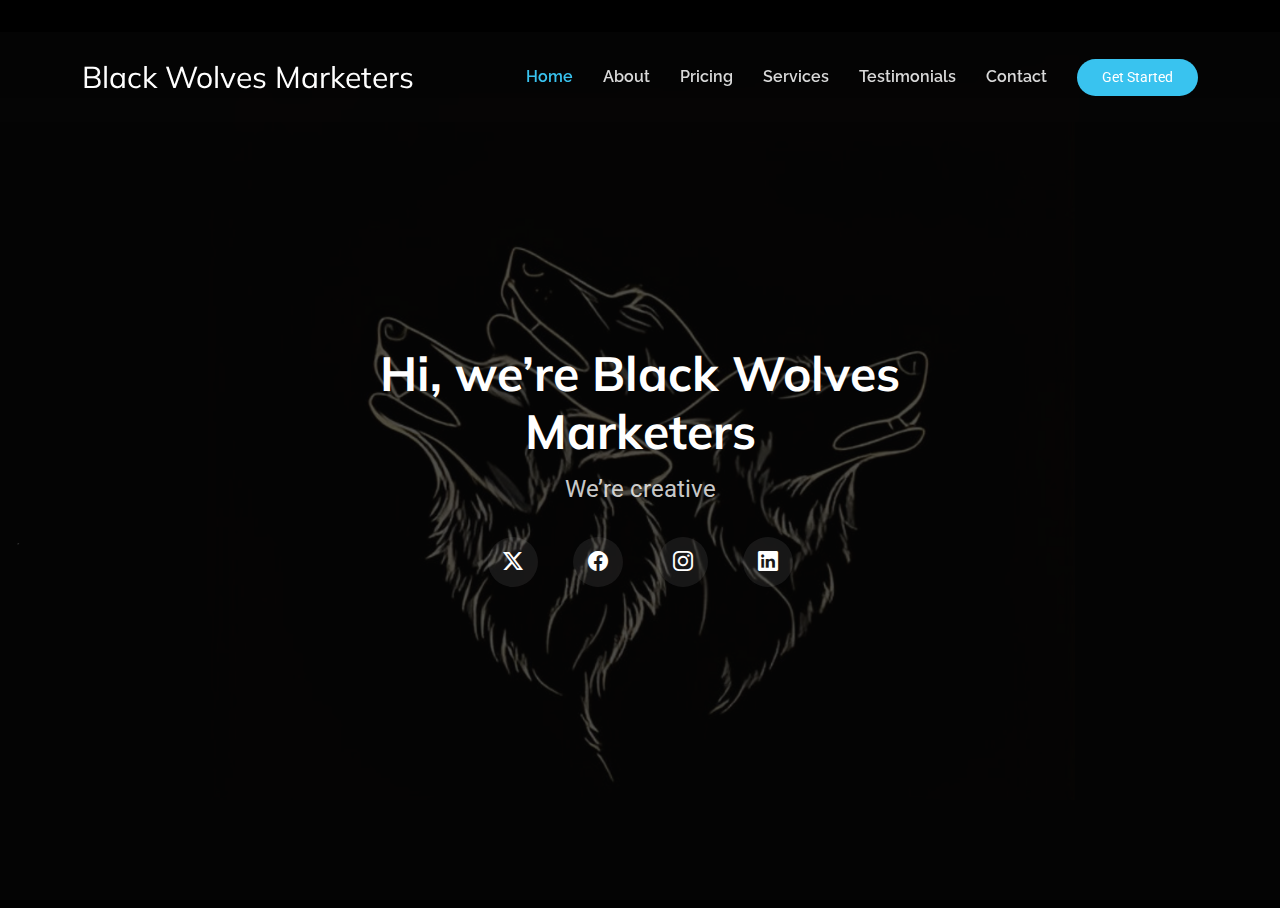
<file: index.html>
<!DOCTYPE html><html><head>
  <meta charset="UTF-8">
  <meta name="viewport" content="width=device-width, initial-scale=1.0">
  <title>Black Wolves Marketers</title>
<<<<<<< HEAD
  <meta name="description" content="We are a creative digital marketing agency offering SEO, branding, and web design services.">
=======
  <meta name="google-site-verification" content="CwTr38hr7dqAtwDxpVlNWWFo1qjz9j9N0EqonyNkImk" />
>>>>>>> 93b76924afef5bdd8a107c6d009d620faf6ebc3a
  <meta name="robots" content="noindex, nofollow">
  
    <link rel="stylesheet" href="css/demo.css">
  </head>

<body>


  <div id="preview">
    <iframe id="preview-frame" class="preview-desktop" src="BlackWolvesMarketers.html" frameborder="0"></iframe>
  </div>

  <script src="js/demo.js"></script>
  <script async="" src="https://www.googletagmanager.com/gtag/js?id=G-P7JSYB1CSP"></script><script>window.dataLayer = window.dataLayer || []; function gtag(){dataLayer.push(arguments);} gtag('js', new Date()); gtag('config', 'G-P7JSYB1CSP');</script>
<script defer="" src="https://static.cloudflareinsights.com/beacon.min.js/vcd15cbe7772f49c399c6a5babf22c1241717689176015" data-cf-beacon="{" version":"2024.11.0","token":"68c5ca450bae485a842ff76066d69420","server_timing":{"name":{"cfcachestatus":true,"cfedge":true,"cfextpri":true,"cfl4":true,"cforigin":true,"cfspeedbrain":true},"location_startswith":null}}"="" crossorigin="anonymous"></script>



</body></html>
</file>
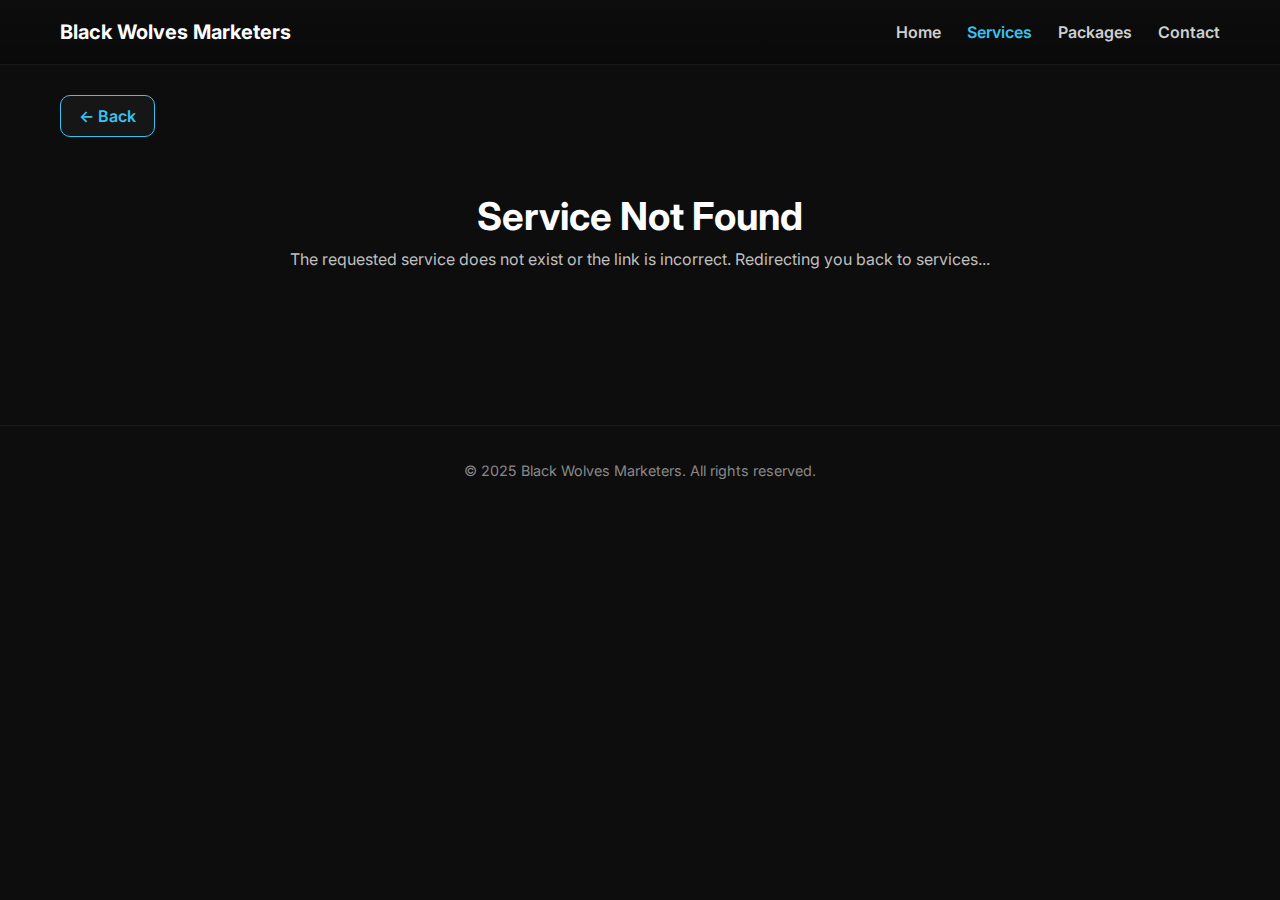
<file: how-it-works.html>
<!DOCTYPE html>
<html lang="en">
<head>
  <meta charset="utf-8" />
  <meta name="viewport" content="width=device-width,initial-scale=1" />
  <title>How it Works | Black Wolves Marketers</title>
  <link href="images/favicon.ico" rel="icon">
  <link href="https://fonts.googleapis.com/css2?family=Inter:wght@400;600;700&display=swap" rel="stylesheet" />
  <style>
    * { box-sizing: border-box; margin: 0; padding: 0; font-family: "Inter", sans-serif; }
    html,body { height: 100%; background:#0d0d0d; color:#fff; }
    a { color: inherit; }

    header {
      padding: 20px 60px;
      display:flex;
      justify-content:space-between;
      align-items:center;
      border-bottom:1px solid #191919;
      background: linear-gradient(0deg, rgba(0,0,0,0.3), transparent);
      position: sticky;
      top: 0;
      z-index: 50;
    }

/* === Blue Border Hover Animation for Images === */
.detail-box img {
  width: 100%;
  height: 180px;
  object-fit: cover;
  border-radius: 12px;
  margin-bottom: 14px;
  transition: transform 0.3s ease, box-shadow 0.3s ease, border 0.3s ease;
  border: 2px solid transparent;
}

.detail-box:hover img {
  transform: scale(1.03);
  border: 2px solid #39c3ef; /* Blue border */
  box-shadow: 0 0 18px rgba(57, 195, 239, 0.35);
}


    header h1 { font-size:1.25rem; font-weight:700; color:#fff; }
    header nav a { color:#cfcfcf; text-decoration:none; margin-left:22px; font-weight:600; transition: color .18s ease; }
    header nav a:hover { color:#39C3ef; }

    .back-btn {
      display:inline-flex; align-items:center; gap:10px;
      margin:30px 60px 0; padding:10px 18px;
      background:#161616; color:#39C3ef;
      text-decoration:none; border:1px solid #39C3ef;
      border-radius:10px; font-weight:600; transition: all .2s ease;
    }
    .back-btn:hover { background:#39C3ef; color:#fff; transform: translateY(-3px); }

    .hero { text-align:center; padding:56px 20px 28px; }
    .hero h2 { font-size:2.4rem; color:#fff; margin-bottom:10px; }
    .hero p { color:#bfbfbf; max-width:820px; margin:0 auto; font-size:1rem; }

    .service-details {
      display:grid;
      grid-template-columns:repeat(auto-fit,minmax(300px,1fr));
      gap:28px;
      padding:48px 60px 80px;
    }

    .detail-box {
      background: linear-gradient(180deg, #0f0f0f 0%, #131313 100%);
      border:1px solid #1b1b1b; border-radius:16px;
      padding:26px; transition: transform .28s ease, border-color .18s ease, box-shadow .18s ease;
      box-shadow: 0 6px 18px rgba(0,0,0,0.45);
      opacity: 0; transform: translateY(14px);
      animation: fadeUp .45s forwards;
    }
    @keyframes fadeUp { to { opacity:1; transform: translateY(0); } }

    .detail-box img {
      width:100%; height:180px; object-fit:cover;
      border-radius:12px; margin-bottom:14px;
      transition: transform .3s ease;
    }
    .detail-box:hover img { transform: scale(1.03); }

    .detail-box h3 { color:#39C3ef; font-size:1.12rem; margin-bottom:10px; font-weight:700; }
    .detail-box p { color:#d0d0d0; font-size:0.95rem; line-height:1.45; }

    .detail-box:hover {
      transform: translateY(-8px) scale(1.01);
      border-color:#39C3ef;
      box-shadow: 0 12px 28px rgba(57,195,239,0.15);
    }

    footer { text-align:center; color:#888; padding:36px 0; border-top:1px solid #191919; font-size:0.9rem; }

    @media (max-width:720px) {
      header { padding:16px 18px; }
      .back-btn { margin:20px 18px 0; display:inline-block; }
      .hero { padding:36px 16px 20px; }
      .service-details { padding:26px 16px 60px; gap:18px; }
    }
  </style>
</head>
<body>
  <header>
    <h1>Black Wolves Marketers</h1>
    <nav>
      <a href="BlackWolvesMarketers.html">Home</a>
      <a href="BlackWolvesMarketers.html#services" style="color:#39C3ef">Services</a>
      <a href="BlackWolvesMarketers.html#Packages">Packages</a>
      <a href="BlackWolvesMarketers.html#contact">Contact</a>
    </nav>
  </header>

  <a href="BlackWolvesMarketers.html#how-it-works" class="back-btn">← Back</a>

  <section class="hero">
    <h2 id="service-title">Loading...</h2>
    <p id="service-description"></p>
  </section>

  <section class="service-details" id="service-details"></section>

  <footer>
    © 2025 Black Wolves Marketers. All rights reserved.
  </footer>

  <script>
  /* ==========================
     Data for all 12 services
     Keys used by ?service=<key>
     ========================== */
  const servicesData = {
    /* ----- Businesses (6) ----- */
    "share-vision": {
      title: "Share Your Vision",
      description: "We begin by learning your brand story, goals and audience. This foundation lets us design strategies that align with your purpose and scale results.",
      details: [
        { title: "Brand Discovery", text: "Workshops and audits to uncover what makes your brand unique.", img: "https://images.unsplash.com/photo-1704793602349-f56b6ddaa2c5?ixlib=rb-4.1.0&ixid=M3wxMjA3fDB8MHxwaG90by1wYWdlfHx8fGVufDB8fHx8fA%3D%3D&auto=format&fit=crop&q=80&w=1170" },
        { title: "Audience Mapping", text: "Precise buyer personas and journey maps so your message hits where it matters.", img: "https://images.unsplash.com/photo-1522202176988-66273c2fd55f?auto=format&fit=crop&w=1200&q=60" },
      ]
    },

    "build-launch": {
      title: "We Build & Launch",
      description: "From campaigns to landing pages, we craft high-converting assets and push them live with focused launch plans.",
      details: [
        { title: "Creative Production", text: "Visuals, copy and motion designed to convert.", img: "https://images.unsplash.com/photo-1556761175-129418cb2dfe?auto=format&fit=crop&w=1200&q=60" },
        { title: "Campaign Setup", text: "Ad funnels, targeting and tracking built for scale.", img: "https://images.unsplash.com/photo-1498050108023-c5249f4df085?auto=format&fit=crop&w=1200&q=60" },
      ]
    },

    "track-grow": {
      title: "Track & Grow",
      description: "We monitor performance, test variants, and scale the winners — delivering steady growth and measurable ROI.",
      details: [
        { title: "Real-time Analytics", text: "Dashboards that show what’s working and why.", img: "https://images.unsplash.com/photo-1556155092-8707de31f9c4?auto=format&fit=crop&w=1200&q=60" },
        { title: "A/B Testing", text: "Continuous experiments to improve conversion rates.", img: "https://images.unsplash.com/photo-1533750349088-cd871a92f312?auto=format&fit=crop&w=1200&q=60" },
      ]
    },

    "optimize-performance": {
      title: "Optimize Performance",
      description: "We refine targeting, creatives, and funnels to lower CPA and increase lifetime value.",
      details: [
        { title: "Bid & Budget Strategy", text: "Smart bidding that reduces wasted spend.", img: "https://images.unsplash.com/photo-1650821414390-276561abd95a?ixlib=rb-4.1.0&ixid=M3wxMjA3fDB8MHxwaG90by1wYWdlfHx8fGVufDB8fHx8fA%3D%3D&auto=format&fit=crop&q=80&w=1170" },
        { title: "Creative Refreshes", text: "New creative variants to combat ad fatigue.", img: "https://images.unsplash.com/photo-1506084868230-bb9d95c24759?auto=format&fit=crop&w=1200&q=60" },
      ]
    },

    "expand-reach": {
      title: "Expand Your Reach",
      description: "Scale into new channels, influencer partnerships and markets with a tested playbook for expansion.",
      details: [
        { title: "Channel Expansion", text: "Identify the next high-potential channels for your brand.", img: "https://images.unsplash.com/photo-1608222351212-18fe0ec7b13b?ixlib=rb-4.1.0&ixid=M3wxMjA3fDB8MHxwaG90by1wYWdlfHx8fGVufDB8fHx8fA%3D%3D&auto=format&fit=crop&q=80&w=1074" },
        { title: "Influencer Strategy", text: "Match with creators who drive authentic engagement.", img: "https://images.unsplash.com/photo-1573496359142-b8d87734a5a2?auto=format&fit=crop&w=1200&q=60" },
      ]
    },

    "sustain-innovate": {
      title: "Sustain & Innovate",
      description: "Long-term growth requires creativity and iteration — we provide both, plus operational processes to maintain momentum.",
      details: [
        { title: "Retention Programs", text: "Drive repeat business with lifecycle marketing.", img: "https://images.unsplash.com/photo-1556740772-1a741367b93e?ixlib=rb-4.1.0&ixid=M3wxMjA3fDB8MHxwaG90by1wYWdlfHx8fGVufDB8fHx8fA%3D%3D&auto=format&fit=crop&q=80&w=1170" },
        { title: "Innovation Lab", text: "Test new formats and creative directions to stay ahead.", img: "https://images.unsplash.com/photo-1521737604893-d14cc237f11d?auto=format&fit=crop&w=1200&q=60" },
      ]
    },

    /* ----- Partners (6) ----- */
    "become-partner": {
      title: "Become a Partner",
      description: "Join the Black Wolves network — collaborate, access briefs and grow with top-tier clients and campaigns.",
      details: [
        { title: "Partner Onboarding", text: "Clear onboarding, expectations and partnership terms.", img: "https://images.unsplash.com/photo-1649478680984-01586ce84ac0?ixlib=rb-4.1.0&ixid=M3wxMjA3fDB8MHxwaG90by1wYWdlfHx8fGVufDB8fHx8fA%3D%3D&auto=format&fit=crop&q=80&w=1334" },
        { title: "Partner Dashboard", text: "Track briefs, earnings and collaboration status in one place.", img: "https://plus.unsplash.com/premium_photo-1661700152890-931fb04588e6?ixlib=rb-4.1.0&ixid=M3wxMjA3fDB8MHxwaG90by1wYWdlfHx8fGVufDB8fHx8fA%3D%3D&auto=format&fit=crop&q=80&w=1170" },
      ]
    },

    "start-creating": {
      title: "Start Creating",
      description: "Access assets, campaign guidelines and briefs so you can create brand-aligned work that converts.",
      details: [
        { title: "Asset Library", text: "Stock creatives, templates and reference kits to speed production.", img: "https://images.unsplash.com/photo-1542744173-8e7e53415bb0?auto=format&fit=crop&w=1200&q=60" },
        { title: "Creative Briefs", text: "Receive clear briefs and feedback to produce high-impact work.", img: "https://images.unsplash.com/photo-1529333166437-7750a6dd5a70?auto=format&fit=crop&w=1200&q=60" },
      ]
    },

    "join-network": {
      title: "Join Our Network",
      description: "Collaborate with creators, strategists and developers on campaigns that reach real audiences.",
      details: [
        { title: "Collaboration Opportunities", text: "Find projects that match your skills and interests.", img: "https://images.unsplash.com/photo-1758520144417-e1c432042dec?ixlib=rb-4.1.0&ixid=M3wxMjA3fDB8MHxwaG90by1wYWdlfHx8fGVufDB8fHx8fA%3D%3D&auto=format&fit=crop&q=80&w=1332" },
        { title: "Skill Match", text: "We recommend partners for projects that suit your strengths.", img: "https://images.unsplash.com/photo-1515378791036-0648a3ef77b2?auto=format&fit=crop&w=1200&q=60" },
      ]
    },

    "exclusive-insights": {
      title: "Exclusive Insights",
      description: "Partners get access to reports, benchmarks and data that inform smarter campaign choices.",
      details: [
        { title: "Monthly Reports", text: "Actionable reports with trends and recommendations for partners.", img: "https://images.unsplash.com/photo-1551434678-e076c223a692?auto=format&fit=crop&w=1200&q=60" },
        { title: "Workshops & Training", text: "Live sessions to level-up partner capabilities.", img: "https://images.unsplash.com/photo-1517130038641-a774d04afb3c?ixlib=rb-4.1.0&ixid=M3wxMjA3fDB8MHxwaG90by1wYWdlfHx8fGVufDB8fHx8fA%3D%3D&auto=format&fit=crop&q=80&w=1170" },
      ]
    },

    "partner-campaigns": {
      title: "Partner Campaigns",
      description: "Co-branded campaigns that amplify reach for both Black Wolves and partner creators/agencies.",
      details: [
        { title: "Co-creation", text: "Ideation sessions to build collaborative campaign concepts.", img: "https://plus.unsplash.com/premium_photo-1723291359453-aea7e6bcbebd?ixlib=rb-4.1.0&ixid=M3wxMjA3fDB8MHxwaG90by1wYWdlfHx8fGVufDB8fHx8fA%3D%3D&auto=format&fit=crop&q=80&w=1023" },
        { title: "Shared Outcomes", text: "Transparent KPIs and revenue/credit sharing models.", img: "https://images.unsplash.com/photo-1573497620053-ea5300f94f21?auto=format&fit=crop&w=1200&q=60" },
      ]
    },

    "scale-together": {
      title: "Scale Together",
      description: "Use Black Wolves' processes and client pipeline to scale your offerings and recurring revenue.",
      details: [
        { title: "Growth Playbooks", text: "Tried-and-tested plans to scale services and client acquisition.", img: "https://images.unsplash.com/photo-1533749871411-5e21e14bcc7d?ixlib=rb-4.1.0&ixid=M3wxMjA3fDB8MHxwaG90by1wYWdlfHx8fGVufDB8fHx8fA%3D%3D&auto=format&fit=crop&q=80&w=2071" },
        { title: "Infrastructure Support", text: "Operational and technical support to handle larger projects.", img: "https://images.unsplash.com/photo-1454165804606-c3d57bc86b40?ixlib=rb-4.1.0&ixid=M3wxMjA3fDB8MHxwaG90by1wYWdlfHx8fGVufDB8fHx8fA%3D%3D&auto=format&fit=crop&q=80&w=1170" },
      ]
    },
  };

  /* Helper: escape output to avoid XSS */
  function escapeHtml(str) {
    return String(str)
      .replaceAll("&", "&amp;")
      .replaceAll("<", "&lt;")
      .replaceAll(">", "&gt;")
      .replaceAll('"', "&quot;")
      .replaceAll("'", "&#39;");
  }

  document.addEventListener("DOMContentLoaded", () => {
    const params = new URLSearchParams(window.location.search);
    const key = (params.get("service") || "").toLowerCase();
    const service = servicesData[key];
    const titleEl = document.getElementById("service-title");
    const descEl = document.getElementById("service-description");
    const detailsEl = document.getElementById("service-details");

    if (service) {
      titleEl.textContent = service.title;
      descEl.textContent = service.description;
      detailsEl.innerHTML = service.details.map((d, i) => {
        const delay = i * 120 + 100;
        return `
          <div class="detail-box" style="animation-delay:${delay}ms">
            <img src="${d.img}" alt="${escapeHtml(d.title)}" loading="lazy">
            <h3>${escapeHtml(d.title)}</h3>
            <p>${escapeHtml(d.text)}</p>
          </div>`;
      }).join("");
    } else {
      titleEl.textContent = "Service Not Found";
      descEl.textContent = "The requested service does not exist or the link is incorrect. Redirecting you back to services...";
      // redirect back to services anchor after short pause
      setTimeout(() => {
        window.location.href = "BlackWolvesMarketers.html#services";
      }, 2200);
    }
  });
  </script>
</body>
</html>
</file>
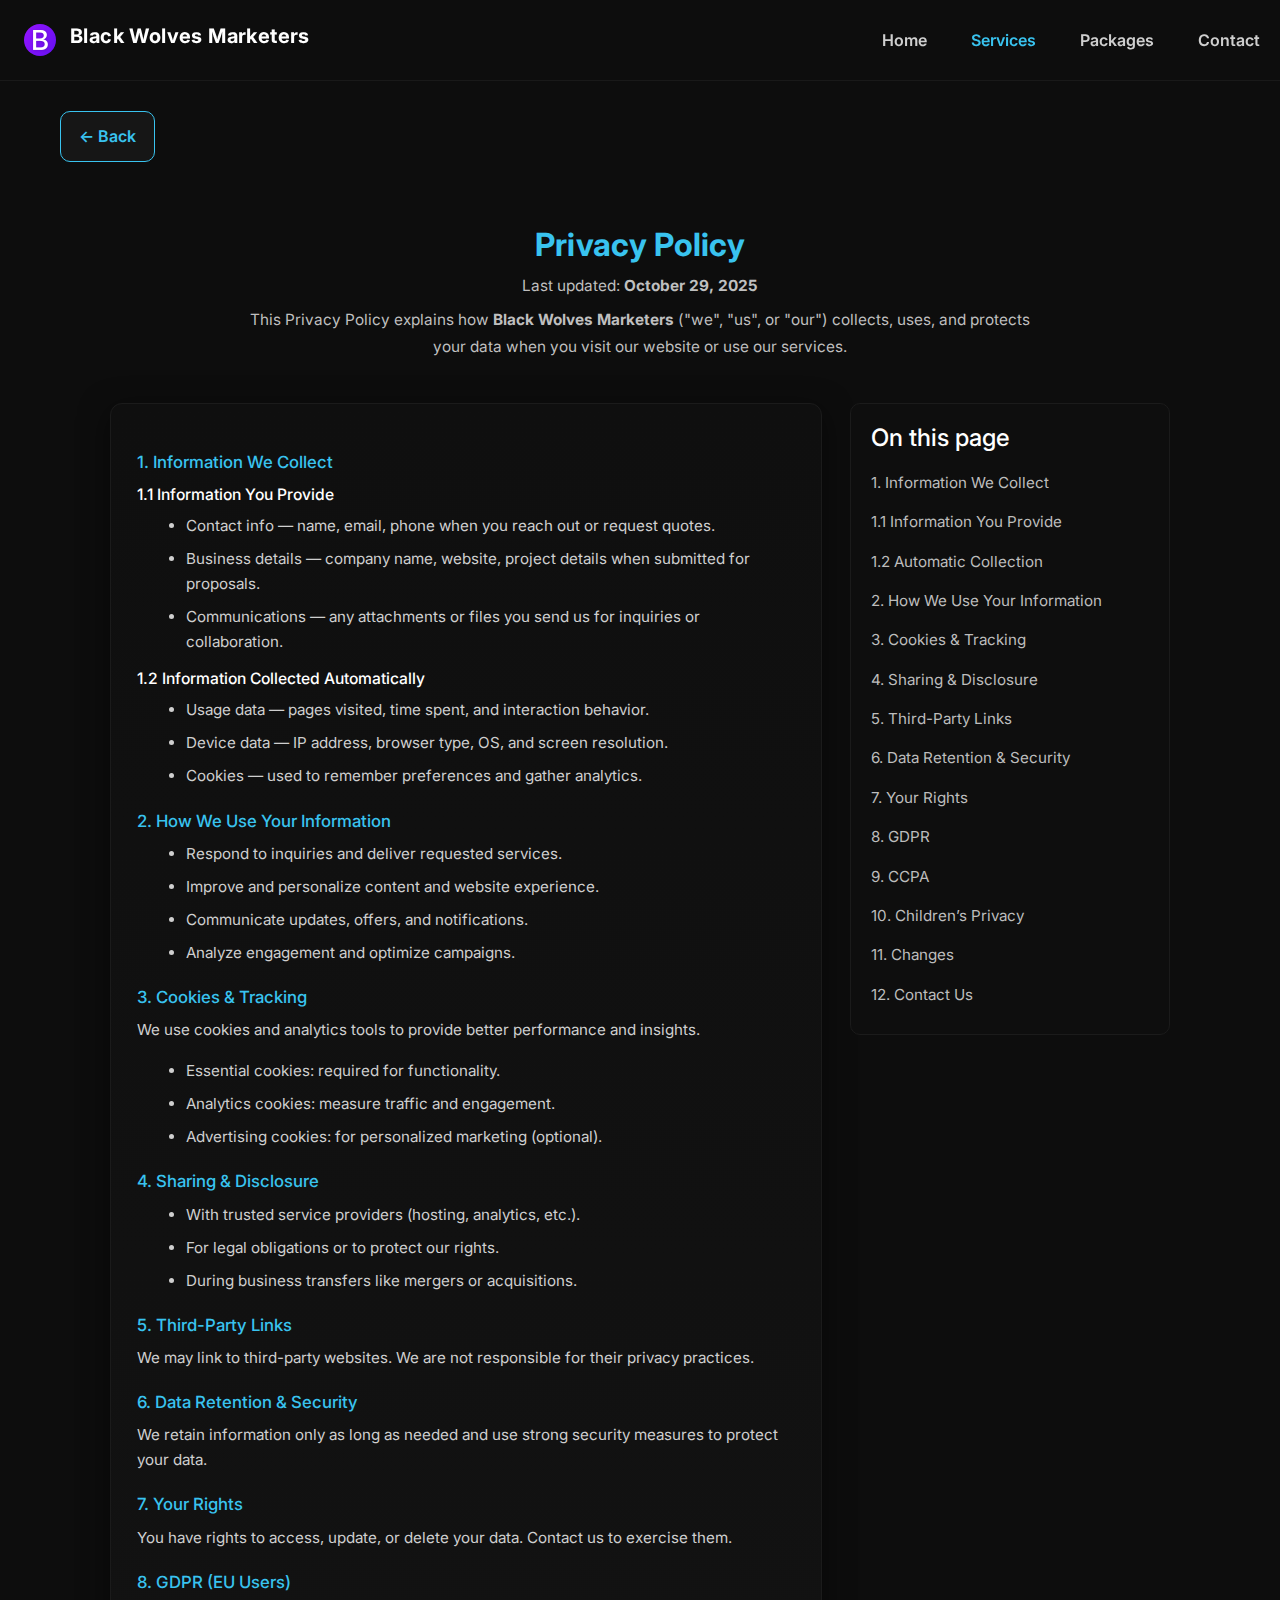
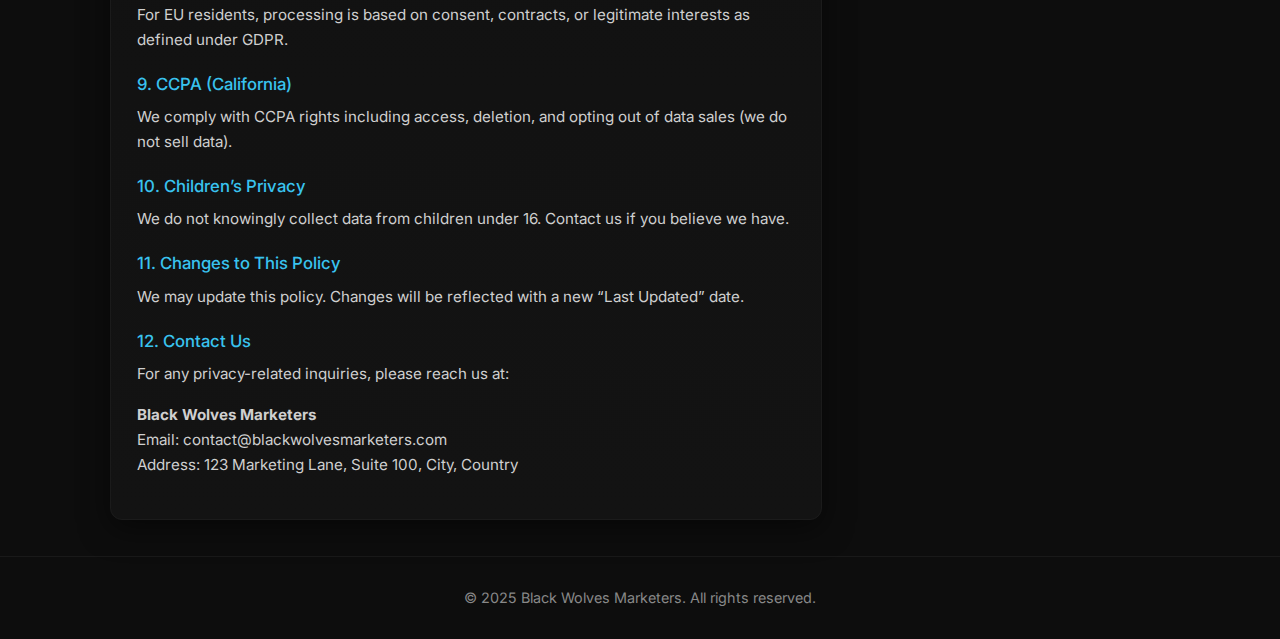
<file: privacy.html>
<!DOCTYPE html>
<html lang="en">
<head>
  <meta charset="utf-8" />
  <meta name="viewport" content="width=device-width,initial-scale=1" />
  <title>Privacy Policy | Black Wolves Marketers</title>
  <link href="images/favicon.ico" rel="icon">
  <link href="https://fonts.googleapis.com/css2?family=Inter:wght@400;600;700&display=swap" rel="stylesheet" />
  <meta name="description" content="Privacy Policy for Black Wolves Marketers — how we collect, use and protect your data." />
  <!-- Bootstrap & Icons -->
  <link href="https://cdn.jsdelivr.net/npm/bootstrap@5.3.3/dist/css/bootstrap.min.css" rel="stylesheet" />
  <link href="https://cdn.jsdelivr.net/npm/bootstrap-icons@1.10.5/font/bootstrap-icons.css" rel="stylesheet" />

  <link href="css/services.css" rel="stylesheet">
</head>
<body>
  <header>
    <a href="index.html" class="logo d-flex align-items-center me-auto">
        <!-- Uncomment the line below if you also wish to use an image logo -->
         <img src="images/favicon.png" alt="logo"> 
        <h1 class="sitename">Black Wolves Marketers</h1>
      </a>
    <nav>
      <a href="BlackWolvesMarketers.html">Home</a>
      <a href="BlackWolvesMarketers.html#services" style="color:#39C3ef">Services</a>
      <a href="BlackWolvesMarketers.html#Packages">Packages</a>
      <a href="BlackWolvesMarketers.html#contact">Contact</a>
    </nav>

    <!-- Mobile Toggle -->
    <button class="nav-toggle" id="nav-toggle">
      <i class="bi bi-list"></i>
    </button>

    <!-- Mobile Menu -->
    <div class="mobile-nav" id="mobile-nav">
      <a href="BlackWolvesMarketers.html">Home</a>
      <a href="BlackWolvesMarketers.html#services">Services</a>
      <a href="BlackWolvesMarketers.html#Packages">Packages</a>
      <a href="BlackWolvesMarketers.html#contact">Contact</a>
    </div>
  </header>
   <a href="BlackWolvesMarketers.html#footer" class="back-btn">← Back </a>

  <main class="container">
    <section class="hero">
      <h2>Privacy Policy</h2>
      <p>Last updated: <strong>October 29, 2025</strong></p>
      <p>This Privacy Policy explains how <strong>Black Wolves Marketers</strong> ("we", "us", or "our") collects, uses, and protects your data when you visit our website or use our services.</p>
    </section>

    <section class="policy">
      <article class="policy-article">
        <h3 id="info">1. Information We Collect</h3>
        <h4 id="info-provided">1.1 Information You Provide</h4>
        <ul>
          <li>Contact info — name, email, phone when you reach out or request quotes.</li>
          <li>Business details — company name, website, project details when submitted for proposals.</li>
          <li>Communications — any attachments or files you send us for inquiries or collaboration.</li>
        </ul>

        <h4 id="info-auto">1.2 Information Collected Automatically</h4>
        <ul>
          <li>Usage data — pages visited, time spent, and interaction behavior.</li>
          <li>Device data — IP address, browser type, OS, and screen resolution.</li>
          <li>Cookies — used to remember preferences and gather analytics.</li>
        </ul>

        <h3 id="use">2. How We Use Your Information</h3>
        <ul>
          <li>Respond to inquiries and deliver requested services.</li>
          <li>Improve and personalize content and website experience.</li>
          <li>Communicate updates, offers, and notifications.</li>
          <li>Analyze engagement and optimize campaigns.</li>
        </ul>

        <h3 id="cookies">3. Cookies & Tracking</h3>
        <p>We use cookies and analytics tools to provide better performance and insights.</p>
        <ul>
          <li>Essential cookies: required for functionality.</li>
          <li>Analytics cookies: measure traffic and engagement.</li>
          <li>Advertising cookies: for personalized marketing (optional).</li>
        </ul>

        <h3 id="sharing">4. Sharing & Disclosure</h3>
        <ul>
          <li>With trusted service providers (hosting, analytics, etc.).</li>
          <li>For legal obligations or to protect our rights.</li>
          <li>During business transfers like mergers or acquisitions.</li>
        </ul>

        <h3 id="thirdparty">5. Third-Party Links</h3>
        <p>We may link to third-party websites. We are not responsible for their privacy practices.</p>

        <h3 id="retention">6. Data Retention & Security</h3>
        <p>We retain information only as long as needed and use strong security measures to protect your data.</p>

        <h3 id="rights">7. Your Rights</h3>
        <p>You have rights to access, update, or delete your data. Contact us to exercise them.</p>

        <h3 id="gdpr">8. GDPR (EU Users)</h3>
        <p>For EU residents, processing is based on consent, contracts, or legitimate interests as defined under GDPR.</p>

        <h3 id="ccpa">9. CCPA (California)</h3>
        <p>We comply with CCPA rights including access, deletion, and opting out of data sales (we do not sell data).</p>

        <h3 id="children">10. Children’s Privacy</h3>
        <p>We do not knowingly collect data from children under 16. Contact us if you believe we have.</p>

        <h3 id="changes">11. Changes to This Policy</h3>
        <p>We may update this policy. Changes will be reflected with a new “Last Updated” date.</p>

        <h3 id="contact">12. Contact Us</h3>
        <p>For any privacy-related inquiries, please reach us at:</p>
        <p>
          <strong>Black Wolves Marketers</strong><br>
          Email: <a href="mailto:contact@blackwolvesmarketers.com">contact@blackwolvesmarketers.com</a><br>
          Address: 123 Marketing Lane, Suite 100, City, Country
        </p>
      </article>

      <!-- ✅ Updated Table of Contents with correct hrefs -->
      <aside class="toc">
        <h4>On this page</h4>
        <a href="#info">1. Information We Collect</a>
        <a href="#info-provided">1.1 Information You Provide</a>
        <a href="#info-auto">1.2 Automatic Collection</a>
        <a href="#use">2. How We Use Your Information</a>
        <a href="#cookies">3. Cookies & Tracking</a>
        <a href="#sharing">4. Sharing & Disclosure</a>
        <a href="#thirdparty">5. Third-Party Links</a>
        <a href="#retention">6. Data Retention & Security</a>
        <a href="#rights">7. Your Rights</a>
        <a href="#gdpr">8. GDPR</a>
        <a href="#ccpa">9. CCPA</a>
        <a href="#children">10. Children’s Privacy</a>
        <a href="#changes">11. Changes</a>
        <a href="#contact">12. Contact Us</a>
      </aside>
    </section>
  </main>

  <footer>
    © 2025 Black Wolves Marketers. All rights reserved.
  </footer>

   <script>
    const navToggle = document.getElementById("nav-toggle");
    const mobileNav = document.getElementById("mobile-nav");

    navToggle.addEventListener("click", () => {
      mobileNav.classList.toggle("active");
      const icon = navToggle.querySelector("i");
      icon.classList.toggle("bi-list");
      icon.classList.toggle("bi-x");
    });
  </script>
</body>
</html>
</file>
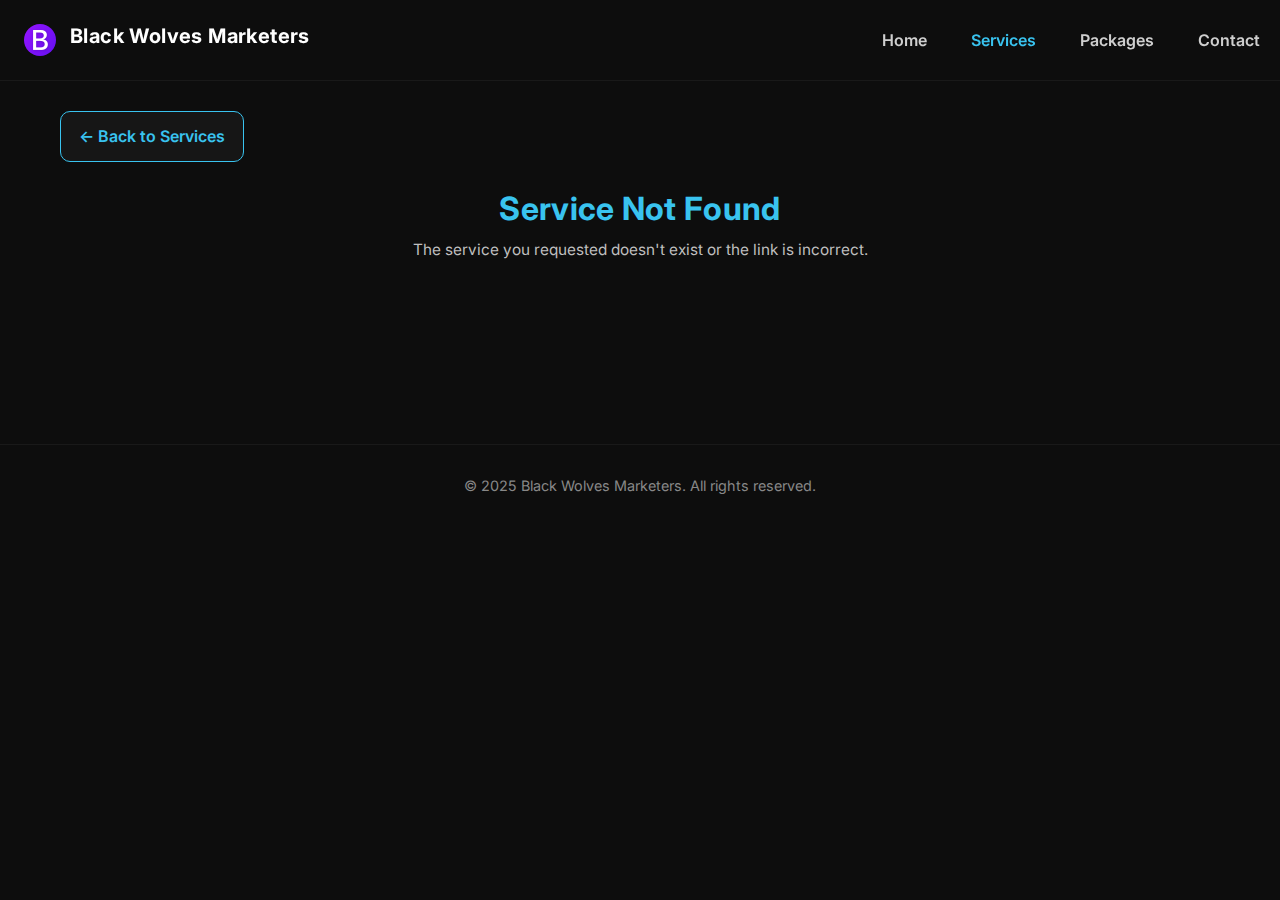
<file: service-detail.html>
<!DOCTYPE html>
<html lang="en">
<head>
  <meta charset="utf-8" />
  <meta name="viewport" content="width=device-width,initial-scale=1" />
  <title>Service Details | Black Wolves Marketers</title>
  <link href="images/favicon.ico" rel="icon">
  <link href="https://fonts.googleapis.com/css2?family=Inter:wght@400;600;700&display=swap" rel="stylesheet" />
  <!-- Bootstrap & Icons -->
  <link href="https://cdn.jsdelivr.net/npm/bootstrap@5.3.3/dist/css/bootstrap.min.css" rel="stylesheet" />
  <link href="https://cdn.jsdelivr.net/npm/bootstrap-icons@1.10.5/font/bootstrap-icons.css" rel="stylesheet" />
   <link href="css/services.css" rel="stylesheet">
  
</head>
<body>
  <header>
      <a href="index.html" class="logo d-flex align-items-center me-auto">
        <!-- Uncomment the line below if you also wish to use an image logo -->
         <img src="images/favicon.png" alt="logo"> 
        <h1 class="sitename">Black Wolves Marketers</h1>
      </a>
    <nav>
      <a href="BlackWolvesMarketers.html">Home</a>
      <a href="BlackWolvesMarketers.html#services" style="color:#39C3ef">Services</a>
      <a href="BlackWolvesMarketers.html#Packages">Packages</a>
      <a href="BlackWolvesMarketers.html#contact">Contact</a>
    </nav>

    <!-- Mobile Toggle -->
    <button class="nav-toggle" id="nav-toggle">
      <i class="bi bi-list"></i>
    </button>

    <!-- Mobile Menu -->
    <div class="mobile-nav" id="mobile-nav">
      <a href="BlackWolvesMarketers.html">Home</a>
      <a href="BlackWolvesMarketers.html#services">Services</a>
      <a href="BlackWolvesMarketers.html#Packages">Packages</a>
      <a href="BlackWolvesMarketers.html#contact">Contact</a>
    </div>
  </header>

  <a href="BlackWolvesMarketers.html#services" class="back-btn">← Back to Services</a>

  <section class="hero">
    <h2 id="service-title">Loading...</h2>
    <p id="service-description"></p>
  </section>

  <section class="service-details" id="service-details"></section>

  <footer>
    © 2025 Black Wolves Marketers. All rights reserved.
  </footer>

  <script>
  const servicesData = {
    strategy: {
      title: "Strategy & Branding",
      description: "We build your brand’s core foundation — identity, voice, and market strategy that leaves a lasting mark.",
      details: [
        { title: "Brand Strategy", text: "Develop powerful brand identities that reflect your values and attract your target market.", img: "https://images.unsplash.com/photo-1556761175-5973dc0f32e7" },
        { title: "Visual Identity", text: "From logo to color palette, we design cohesive visuals that represent your personality.", img: "https://images.unsplash.com/photo-1506084868230-bb9d95c24759" },
        { title: "Market Research", text: "Understand audience behaviors and competitors to identify opportunities for growth.", img: "https://images.unsplash.com/photo-1460925895917-afdab827c52f?ixlib=rb-4.1.0&ixid=M3wxMjA3fDB8MHxwaG90by1wYWdlfHx8fGVufDB8fHx8fA%3D%3D&auto=format&fit=crop&q=80&w=1115" },
        { title: "Positioning Strategy", text: "Define where your brand stands in the market and how to rise above competitors.", img: "https://images.unsplash.com/photo-1533750349088-cd871a92f312" },
      ],
    },
    social: {
      title: "Social Media Marketing",
      description: "Build engagement, community, and brand loyalty through creative social campaigns and strategic content.",
      details: [
        { title: "Content Creation", text: "Produce captivating visuals and storytelling tailored to each platform.", img: "https://images.unsplash.com/photo-1686061594179-4ac2edf0e13c?ixlib=rb-4.1.0&ixid=M3wxMjA3fDB8MHxwaG90by1wYWdlfHx8fGVufDB8fHx8fA%3D%3D&auto=format&fit=crop&q=80&w=1170" },
        { title: "Ad Campaigns", text: "Run targeted ads that maximize visibility and conversion rates.", img: "https://images.unsplash.com/photo-1519389950473-47ba0277781c" },
        { title: "Community Management", text: "Interact with followers to foster loyalty and brand trust.", img: "https://images.unsplash.com/photo-1515378791036-0648a3ef77b2" },
        { title: "Performance Analytics", text: "Track reach, impressions, and growth to optimize social strategies.", img: "https://images.unsplash.com/photo-1759661966728-4a02e3c6ed91?ixlib=rb-4.1.0&ixid=M3wxMjA3fDB8MHxwaG90by1wYWdlfHx8fGVufDB8fHx8fA%3D%3D&auto=format&fit=crop&q=80&w=1332" },
      ],
    },
    digital: {
      title: "Digital Marketing",
      description: "Boost visibility and conversions with precision-targeted digital campaigns designed for ROI.",
      details: [
        { title: "SEO Optimization", text: "Climb search rankings through on-page and off-page strategies.", img: "https://images.unsplash.com/photo-1454165804606-c3d57bc86b40" },
        { title: "Google Ads", text: "Run performance-driven ad campaigns with measurable ROI.", img: "https://images.unsplash.com/photo-1654277041042-8927699fcfd2?ixlib=rb-4.1.0&ixid=M3wxMjA3fDB8MHxwaG90by1wYWdlfHx8fGVufDB8fHx8fA%3D%3D&auto=format&fit=crop&q=80&w=1162" },
        { title: "Email Marketing", text: "Automated flows that build relationships and drive repeat sales.", img: "https://images.unsplash.com/photo-1593642532400-2682810df593" },
        { title: "Conversion Optimization", text: "Turn clicks into customers with data-backed improvements.", img: "https://images.unsplash.com/photo-1588702547919-26089e690ecc" },
      ],
    },
    influencer: {
      title: "Influencer Marketing",
      description: "Connect your brand with creators that inspire trust and reach your ideal audience.",
      details: [
        { title: "Influencer Discovery", text: "Find creators whose audiences perfectly match your brand.", img: "https://images.unsplash.com/photo-1742440710226-450e3b85c100?ixlib=rb-4.1.0&ixid=M3wxMjA3fDB8MHxwaG90by1wYWdlfHx8fGVufDB8fHx8fA%3D%3D&auto=format&fit=crop&q=80&w=1170" },
        { title: "Collaboration Management", text: "From outreach to content approval, we handle it all.", img: "https://images.unsplash.com/photo-1758691736836-0413b066787a?ixlib=rb-4.1.0&ixid=M3wxMjA3fDB8MHxwaG90by1wYWdlfHx8fGVufDB8fHx8fA%3D%3D&auto=format&fit=crop&q=80&w=1332" },
        { title: "Campaign Execution", text: "Launch authentic campaigns that build awareness and engagement.", img: "https://images.unsplash.com/photo-1573497620053-ea5300f94f21" },
        { title: "ROI Tracking", text: "Get detailed reports on reach, engagement, and conversion performance.", img: "https://images.unsplash.com/photo-1556761175-4b46a572b786" },
      ],
    },
    video: {
      title: "Video Editing",
      description: "Tell your story visually — cinematic edits and high-energy reels that captivate audiences.",
      details: [
        { title: "Cinematic Editing", text: "Professional storytelling with dynamic transitions and visuals.", img: "https://images.unsplash.com/photo-1504384308090-c894fdcc538d" },
        { title: "Sound Design", text: "Audio that amplifies emotion and connects with the viewer.", img: "https://images.unsplash.com/photo-1649437881547-0f8e365831e0?ixlib=rb-4.1.0&ixid=M3wxMjA3fDB8MHxwaG90by1wYWdlfHx8fGVufDB8fHx8fA%3D%3D&auto=format&fit=crop&q=80&w=1332" },
        { title: "Short-Form Reels", text: "Fast-paced, viral-style edits for Instagram, TikTok, and Shorts.", img: "https://images.unsplash.com/photo-1611262588024-d12430b98920?ixlib=rb-4.1.0&ixid=M3wxMjA3fDB8MHxwaG90by1wYWdlfHx8fGVufDB8fHx8fA%3D%3D&auto=format&fit=crop&q=80&w=1074" },
        { title: "Color Grading", text: "Enhance tone and cinematic appeal with color precision.", img: "https://images.unsplash.com/photo-1574717024757-c1ec4d86ae82?ixlib=rb-4.1.0&ixid=M3wxMjA3fDB8MHxwaG90by1wYWdlfHx8fGVufDB8fHx8fA%3D%3D&auto=format&fit=crop&q=80&w=1170" },
      ],
    },
    website: {
      title: "Website Development",
      description: "Build responsive, SEO-optimized, and high-performing websites that elevate your brand presence.",
      details: [
        { title: "UI/UX Design", text: "Beautiful, user-friendly designs that create smooth experiences.", img: "https://images.unsplash.com/photo-1509395176047-4a66953fd231" },
        { title: "Frontend Development", text: "Modern frameworks like React and Next.js for fast performance.", img: "https://images.unsplash.com/photo-1519389950473-47ba0277781c" },
        { title: "CMS & Integrations", text: "WordPress, Shopify, or custom systems that scale with you.", img: "https://images.unsplash.com/photo-1556155092-8707de31f9c4" },
        { title: "Optimization", text: "Ensure fast loading times and higher SEO rankings.", img: "https://images.unsplash.com/photo-1686061594183-8c864f508b00?ixlib=rb-4.1.0&ixid=M3wxMjA3fDB8MHxwaG90by1wYWdlfHx8fGVufDB8fHx8fA%3D%3D&auto=format&fit=crop&q=80&w=2070" },
      ],
    },
    mobile: {
      title: "iOS & Android App Development",
      description: "We design and develop seamless, high-performance mobile apps that delight users across platforms.",
      details: [
        { title: "Native App Development", text: "Custom-built Android and iOS apps for maximum efficiency.", img: "https://images.unsplash.com/photo-1517336714731-489689fd1ca8" },
        { title: "Cross-Platform Solutions", text: "Flutter or React Native for quick, scalable app development.", img: "https://images.unsplash.com/photo-1657972170499-3376d9eb8f65?ixlib=rb-4.1.0&ixid=M3wxMjA3fDB8MHxwaG90by1wYWdlfHx8fGVufDB8fHx8fA%3D%3D&auto=format&fit=crop&q=80&w=1330" },
        { title: "App Store Optimization", text: "Improve discoverability with metadata and keyword optimization.", img: "https://images.unsplash.com/photo-1519389950473-47ba0277781c" },
        { title: "Maintenance & Updates", text: "Continuous support and feature updates for better performance.", img: "https://images.unsplash.com/photo-1591696205602-2f950c417cb9" },
      ],
    },
    analytics: {
      title: "Analytics & Growth",
      description: "Make smarter decisions with data-driven insights that unlock new growth opportunities.",
      details: [
        { title: "Tracking Setup", text: "Integrate Google Analytics, Meta Pixel, and advanced tracking tools.", img: "https://images.unsplash.com/photo-1556155092-8707de31f9c4" },
        { title: "Performance Dashboards", text: "Visualize KPIs and ROI through interactive dashboards.", img: "https://images.unsplash.com/photo-1504384308090-c894fdcc538d" },
        { title: "Growth Strategy", text: "Craft targeted campaigns using real behavioral data.", img: "https://images.unsplash.com/photo-1551434678-e076c223a692" },
        { title: "Conversion Optimization", text: "Analyze user flow and boost engagement across touchpoints.", img: "https://images.unsplash.com/photo-1533750349088-cd871a92f312" },
      ],
    },
  };

  document.addEventListener("DOMContentLoaded", () => {
    const params = new URLSearchParams(window.location.search);
    const key = (params.get("service") || "").toLowerCase();
    const service = servicesData[key];
    const titleEl = document.getElementById("service-title");
    const descEl = document.getElementById("service-description");
    const detailsEl = document.getElementById("service-details");

    if (service) {
      titleEl.textContent = service.title;
      descEl.textContent = service.description;
      detailsEl.innerHTML = service.details.map((d, i) => {
        const delay = i * 120 + 100;
        return `
          <div class="detail-box" style="animation-delay:${delay}ms">
            <img src="${d.img}" alt="${escapeHtml(d.title)}" loading="lazy">
            <h3>${escapeHtml(d.title)}</h3>
            <p>${escapeHtml(d.text)}</p>
          </div>`;
      }).join("");
    } else {
      titleEl.textContent = "Service Not Found";
      descEl.textContent = "The service you requested doesn't exist or the link is incorrect.";
      setTimeout(() => window.location.href = "BlackWolvesMarketers.html#services", 3000);
    }
  });

  function escapeHtml(str) {
    return String(str)
      .replaceAll("&", "&amp;")
      .replaceAll("<", "&lt;")
      .replaceAll(">", "&gt;")
      .replaceAll('"', "&quot;")
      .replaceAll("'", "&#39;");
  }
  </script>
  <script src="https://cdn.jsdelivr.net/npm/bootstrap@5.3.3/dist/js/bootstrap.bundle.min.js"></script>
  <script>
    const navToggle = document.getElementById("nav-toggle");
    const mobileNav = document.getElementById("mobile-nav");

    navToggle.addEventListener("click", () => {
      mobileNav.classList.toggle("active");
      const icon = navToggle.querySelector("i");
      icon.classList.toggle("bi-list");
      icon.classList.toggle("bi-x");
    });
  </script>
</body>
</html>
</file>
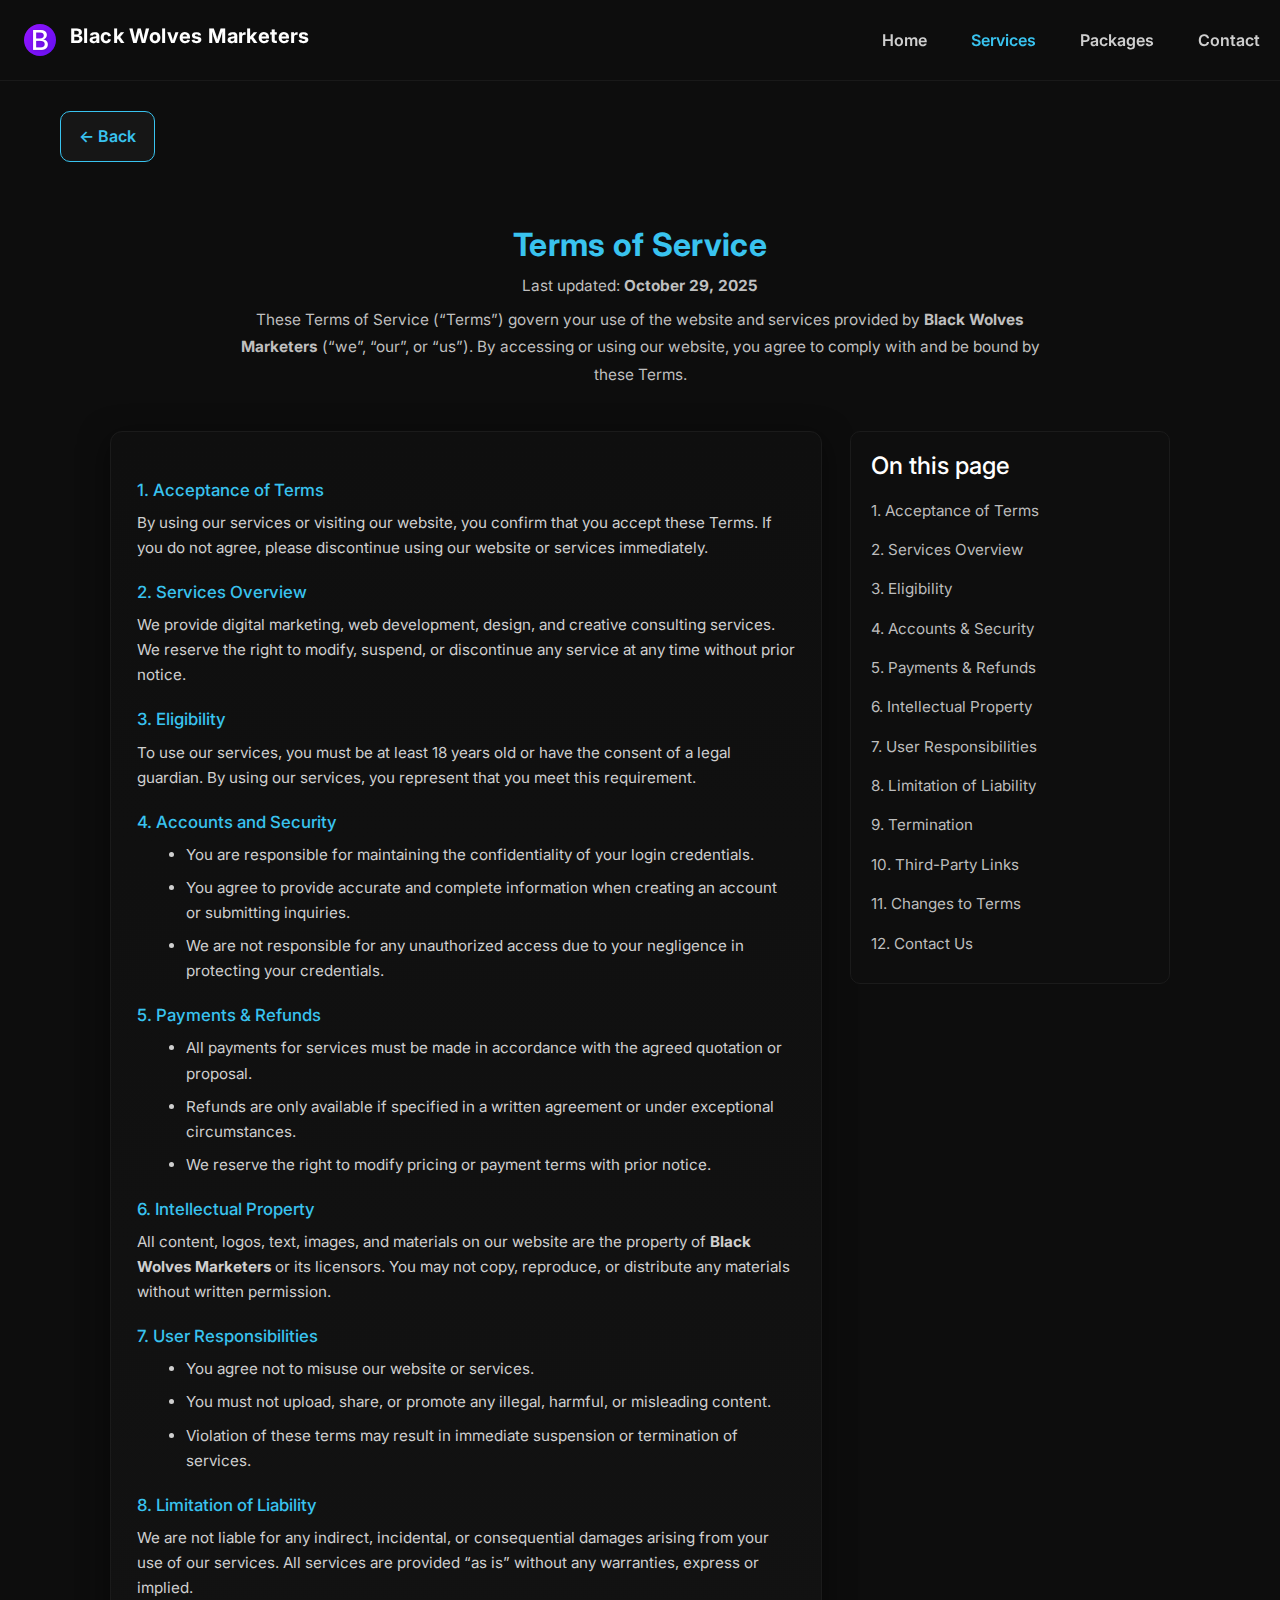
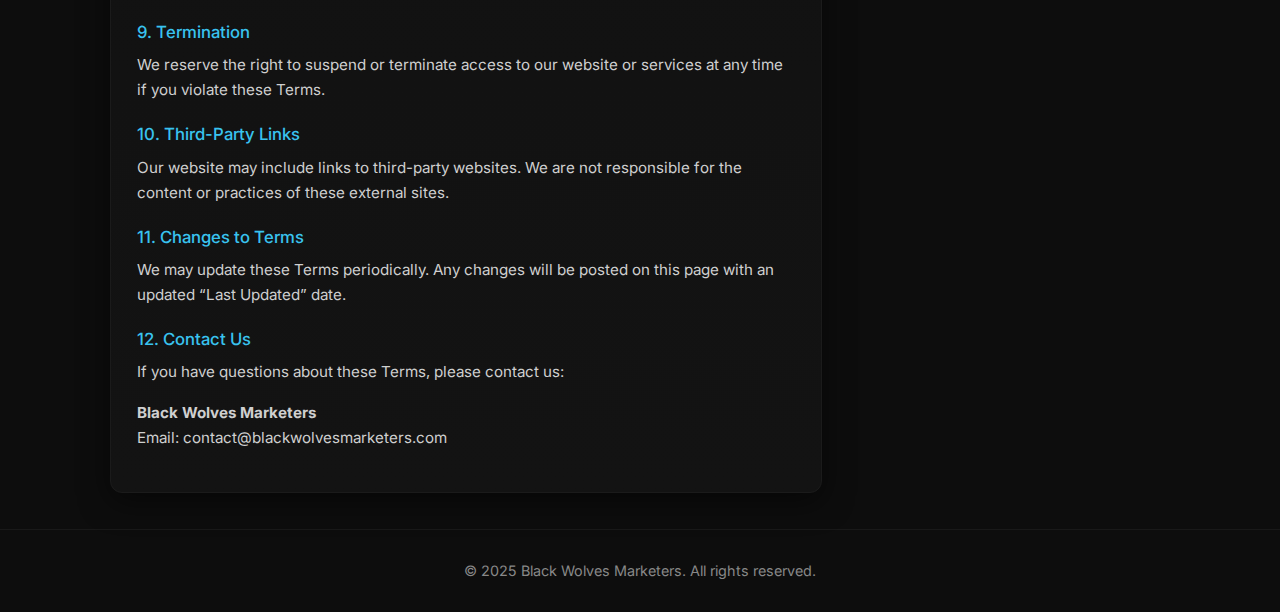
<file: terms-of-services.html>
<!DOCTYPE html>
<html lang="en">
<head>
  <meta charset="utf-8" />
  <meta name="viewport" content="width=device-width,initial-scale=1" />
  <title>Terms of Service | Black Wolves Marketers</title>
  <link href="images/favicon.ico" rel="icon">
  <link href="https://fonts.googleapis.com/css2?family=Inter:wght@400;600;700&display=swap" rel="stylesheet" />
  <meta name="description" content="Terms of Service for Black Wolves Marketers — rules, responsibilities, and usage policies for our services." />
   <!-- Bootstrap & Icons -->
  <link href="https://cdn.jsdelivr.net/npm/bootstrap@5.3.3/dist/css/bootstrap.min.css" rel="stylesheet" />
  <link href="https://cdn.jsdelivr.net/npm/bootstrap-icons@1.10.5/font/bootstrap-icons.css" rel="stylesheet" />

  <link href="css/services.css" rel="stylesheet">
</head>
<body>
  <header>
    
    <a href="index.html" class="logo d-flex align-items-center me-auto">
        <!-- Uncomment the line below if you also wish to use an image logo -->
         <img src="images/favicon.png" alt="logo"> 
        <h1 class="sitename">Black Wolves Marketers</h1>
      </a>
    <nav>
      <a href="BlackWolvesMarketers.html">Home</a>
      <a href="BlackWolvesMarketers.html#services" style="color:#39C3ef">Services</a>
      <a href="BlackWolvesMarketers.html#Packages">Packages</a>
      <a href="BlackWolvesMarketers.html#contact">Contact</a>
    </nav>

    <!-- Mobile Toggle -->
    <button class="nav-toggle" id="nav-toggle">
      <i class="bi bi-list"></i>
    </button>

    <!-- Mobile Menu -->
    <div class="mobile-nav" id="mobile-nav">
      <a href="BlackWolvesMarketers.html">Home</a>
      <a href="BlackWolvesMarketers.html#services">Services</a>
      <a href="BlackWolvesMarketers.html#Packages">Packages</a>
      <a href="BlackWolvesMarketers.html#contact">Contact</a>
    </div>
  </header>
  <a href="BlackWolvesMarketers.html#footer" class="back-btn">← Back </a>

  <main class="container">
    <section class="hero">
      <h2>Terms of Service</h2>
      <p>Last updated: <strong>October 29, 2025</strong></p>
      <p>These Terms of Service (“Terms”) govern your use of the website and services provided by <strong>Black Wolves Marketers</strong> (“we”, “our”, or “us”). By accessing or using our website, you agree to comply with and be bound by these Terms.</p>
    </section>

    <section class="policy">
      <article class="policy-article">
        <h3 id="acceptance">1. Acceptance of Terms</h3>
        <p>By using our services or visiting our website, you confirm that you accept these Terms. If you do not agree, please discontinue using our website or services immediately.</p>

        <h3 id="services">2. Services Overview</h3>
        <p>We provide digital marketing, web development, design, and creative consulting services. We reserve the right to modify, suspend, or discontinue any service at any time without prior notice.</p>

        <h3 id="eligibility">3. Eligibility</h3>
        <p>To use our services, you must be at least 18 years old or have the consent of a legal guardian. By using our services, you represent that you meet this requirement.</p>

        <h3 id="accounts">4. Accounts and Security</h3>
        <ul>
          <li>You are responsible for maintaining the confidentiality of your login credentials.</li>
          <li>You agree to provide accurate and complete information when creating an account or submitting inquiries.</li>
          <li>We are not responsible for any unauthorized access due to your negligence in protecting your credentials.</li>
        </ul>

        <h3 id="payments">5. Payments & Refunds</h3>
        <ul>
          <li>All payments for services must be made in accordance with the agreed quotation or proposal.</li>
          <li>Refunds are only available if specified in a written agreement or under exceptional circumstances.</li>
          <li>We reserve the right to modify pricing or payment terms with prior notice.</li>
        </ul>

        <h3 id="intellectual">6. Intellectual Property</h3>
        <p>All content, logos, text, images, and materials on our website are the property of <strong>Black Wolves Marketers</strong> or its licensors. You may not copy, reproduce, or distribute any materials without written permission.</p>

        <h3 id="user">7. User Responsibilities</h3>
        <ul>
          <li>You agree not to misuse our website or services.</li>
          <li>You must not upload, share, or promote any illegal, harmful, or misleading content.</li>
          <li>Violation of these terms may result in immediate suspension or termination of services.</li>
        </ul>

        <h3 id="liability">8. Limitation of Liability</h3>
        <p>We are not liable for any indirect, incidental, or consequential damages arising from your use of our services. All services are provided “as is” without any warranties, express or implied.</p>

        <h3 id="termination">9. Termination</h3>
        <p>We reserve the right to suspend or terminate access to our website or services at any time if you violate these Terms.</p>

        <h3 id="thirdparty">10. Third-Party Links</h3>
        <p>Our website may include links to third-party websites. We are not responsible for the content or practices of these external sites.</p>

        <h3 id="changes">11. Changes to Terms</h3>
        <p>We may update these Terms periodically. Any changes will be posted on this page with an updated “Last Updated” date.</p>

        <h3 id="contact">12. Contact Us</h3>
        <p>If you have questions about these Terms, please contact us:</p>
        <p>
          <strong>Black Wolves Marketers</strong><br>
          Email: <a href="mailto:contact@blackwolvesmarketers.com">contact@blackwolvesmarketers.com</a>
          
        </p>
      </article>

      <!-- Table of Contents -->
      <aside class="toc">
        <h4>On this page</h4>
        <a href="#acceptance">1. Acceptance of Terms</a>
        <a href="#services">2. Services Overview</a>
        <a href="#eligibility">3. Eligibility</a>
        <a href="#accounts">4. Accounts & Security</a>
        <a href="#payments">5. Payments & Refunds</a>
        <a href="#intellectual">6. Intellectual Property</a>
        <a href="#user">7. User Responsibilities</a>
        <a href="#liability">8. Limitation of Liability</a>
        <a href="#termination">9. Termination</a>
        <a href="#thirdparty">10. Third-Party Links</a>
        <a href="#changes">11. Changes to Terms</a>
        <a href="#contact">12. Contact Us</a>
      </aside>
    </section>
  </main>

  <footer>
    © 2025 Black Wolves Marketers. All rights reserved.
  </footer>
   <script>
    const navToggle = document.getElementById("nav-toggle");
    const mobileNav = document.getElementById("mobile-nav");

    navToggle.addEventListener("click", () => {
      mobileNav.classList.toggle("active");
      const icon = navToggle.querySelector("i");
      icon.classList.toggle("bi-list");
      icon.classList.toggle("bi-x");
    });
  </script>
</body>
</html>
</file>
<file: css/demo.css>
*,
::after,
::before {
    box-sizing: border-box
}

body,
html {
    height: 100%
}

body {
    
    overflow: hidden;
    background: #000 ;
  
    font-family: -apple-system, BlinkMacSystemFont, "Segoe UI", Roboto, Helvetica, Arial, sans-serif, "Apple Color Emoji", "Segoe UI Emoji", "Segoe UI Symbol"
}

#header {
    position: absolute;
    left: 0;
    right: 0;
    top: 0;
    height: 32px;
    background: #023b6d;
    display: flex;
    align-items: center
}

.logo {
    padding-left: 10px
}

.logo img {
    height: 25px
}

.logo a {
    display: flex
}

.logo strong {
    margin-left: 6px;
    text-transform: uppercase
}

.logo strong span {
    color: #00a6eb
}

@media (max-width:768px) {
    .logo {
        display: none
    }
}

.preview-devices {
    margin-top: 2px
}

.preview-devices ul {
    margin: 0 0 0 20px;
    padding: 0;
    list-style: none;
    list-style-type: none;
    display: flex;
    align-items: center
}

.preview-devices a {
    transition: .3s;
    color: rgba(255, 255, 255, .5);
    display: inline-block;
    padding: 5px 5px
}

.preview-devices a .icon {
    width: 22px;
    height: 22px
}

.preview-devices a:hover {
    color: #fff
}

.preview-devices .preview-devices-active a {
    color: #fff
}

@media (max-width:1024px) {
    .preview-devices {
        display: none
    }
}

.navigate {
    display: flex;
    margin-left: auto;
    align-items: center
}

.navigate .icon {
    width: 22px;
    height: 22px
}

.navigate a {
    transition: .3s;
    color: rgba(255, 255, 255, .6);
    display: flex;
    align-items: center;
    justify-content: center;
    text-decoration: none
}

.navigate a:hover {
    color: #fff
}

.navigate .download {
    background: #00a6eb;
    color: #fff;
    font-size: 13px;
    padding: 0 16px;
    height: 32px;
    font-weight: 700;
    text-transform: uppercase;
    margin-left: 15px;
    white-space: nowrap
}

.navigate .download .icon {
    width: 20px;
    height: 20px
}

.navigate .download span {
    padding-left: 6px
}

.navigate .download:hover {
    background: #00b4ff
}

@media (max-width:768px) {
    .navigate .download {
        padding: 0 10px;
        font-size: 12px;
        margin-left: 10px
    }

    .navigate .download .icon {
        display: none
    }
}

.current-template {
    margin-top: -2px;
    display: flex;
    align-items: center;
    justify-content: center;
    padding-left: 10px
}

@media (min-width:768px) {
    .current-template {
        padding-left: 0;
        margin-left: auto
    }
}

.current-template .icon {
    width: 24px;
    height: 24px
}

.current-template a {
    transition: .3s;
    color: rgba(255, 255, 255, .6);
    display: flex;
    align-items: center;
    justify-content: center;
    text-decoration: none
}

.current-template a:hover {
    color: #fff
}

.current-template .template-home {
    font-size: 16px;
    padding: 0;
    font-weight: 700;
    color: #fff;
    margin: -2px 10px 0 10px;
    line-height: 0;
    text-decoration: none
}

#preview {
    position: absolute;
    left: 0;
    right: 0;
    top: 32px;
    bottom: 0;
    transition: all .2s
}

#preview-frame {
    border: 0;
    position: absolute
}

.preview-desktop {
    left: 0;
    width: 100%;
    height: 100%
}

.preview-tablet {
    width: 768px;
    height: 100%;
    left: calc(50% - 384px)
}

.preview-mobile {
    width: 380px;
    height: 680px;
    left: calc(50% - 190px);
    top: 0;
    margin-top: 20px
}
</file>
<file: css/services.css>
body {
  background-color: #0d0d0d;
  color: #f5f5f5;
  font-family: "Poppins", sans-serif;
  line-height: 1.8;
}

header {
  padding: 15px 30px;
  display: flex;
  justify-content: space-between;
  align-items: center;
  border-bottom: 1px solid #191919;
  background: linear-gradient(0deg, rgba(0, 0, 0, 0.3), transparent);
  position: sticky;
  top: 0;
  z-index: 999;
}

header h1 {
  font-size: 1.25rem;
  font-weight: 700;
  color: #fff;
  letter-spacing: 0.4px;
}
/* ===== Header Logo ===== */
.logo {
  display: flex;
  align-items: center;
  gap: 10px;
  text-decoration: none;
}

.logo img {
  height: 40px;
  width: 40px;
  object-fit: contain;
  border-radius: 50%;

  padding: 4px;

  transition: transform 0.3s ease, box-shadow 0.3s ease;
}

/* Mobile scaling */
@media (max-width: 768px) {
  .logo img {
    height: 35px;
    width: 35px;
  }
  .logo span {
    font-size: 1.2rem;
  }
}

/* Desktop Nav */
nav {
  display: flex;
  align-items: center;
  gap: 22px;
}

nav a {
  color: #cfcfcf;
  text-decoration: none;
  font-weight: 600;
  transition: color 0.18s ease;
}

nav a:hover {
  color: #39c3ef;
}

/* Mobile Toggle Button */
.nav-toggle {
  display: none;
  background: none;
  border: none;
  font-size: 1.8rem;
  color: #fff;
  cursor: pointer;
}

/* Mobile Nav Menu */
.mobile-nav {
  display: none;
  flex-direction: column;
  background: #111;
  position: absolute;
  top: 70px;
  right: 0;
  width: 100%;
  text-align: center;
  border-top: 1px solid #222;
  padding: 0;
  overflow: hidden;
  max-height: 0;
  transition: max-height 0.4s ease;
}

.mobile-nav a {
  color: #cfcfcf;
  text-decoration: none;
  font-weight: 600;
  padding: 12px 0;
  transition: color 0.2s ease;
  display: block;
}

.mobile-nav a:hover {
  color: #39c3ef;
}

.mobile-nav.active {
  display: flex;
  max-height: 250px;
  padding: 10px 0;
}

/* Section Styles */
.service-block {
  background: #121212;
  border-radius: 20px;
  padding: 45px;
  margin-bottom: 80px;
  border: 1px solid #1f1f1f;
  transition: 0.3s;
}

.custom-header {
  background: linear-gradient(to right, #111, #1b1b1b);
  text-align: center;
  padding: 80px 20px;
  color: #fff;
}

.custom-header h1 {
  font-size: 3rem;
  font-weight: 700;
  color: #39c3ef;
}

.custom-header p {
  max-width: 700px;
  margin: 15px auto;
  color: #ccc;
}

.service-block img {
  width: 60%;
  max-width: 600px;
  display: block;
  margin: 0 auto 25px auto;
  border-radius: 15px;
}

.service-block h3 {
  color: #39c3ef;
  font-size: 1.8rem;
  margin-bottom: 15px;
  text-align: center;
}

.service-block p {
  color: #d9d9d9;
  margin-bottom: 18px;
  text-align: justify;
}

.back-btn {
  text-align: center;
  margin: 60px 0;
}

.back-btn a {
  background: #39c3ef;
  color: #0d0d0d;
  padding: 12px 30px;
  border-radius: 50px;
  text-decoration: none;
  font-weight: 600;
  transition: 0.3s;
}

.back-btn a:hover {
  background: #2da7cc;
}

/* Responsive Design */
@media (max-width: 768px) {
  nav {
    display: none;
  }

  .nav-toggle {
    display: block;
  }

  .service-block img {
    width: 90%;
  }
}

* {
  box-sizing: border-box;
  margin: 0;
  padding: 0;
  font-family: "Inter", sans-serif;
}
html,
body {
  height: 100%;
  background: #0d0d0d;
  color: #fff;
}
a {
  color: inherit;
}

/* === Blue Border Hover Animation for Images === */
.detail-box img {
  width: 100%;
  height: 180px;
  object-fit: cover;
  border-radius: 12px;
  margin-bottom: 14px;
  transition: transform 0.3s ease, box-shadow 0.3s ease, border 0.3s ease;
  border: 2px solid transparent;
}

.detail-box:hover img {
  transform: scale(1.03);
  border: 2px solid #39c3ef; /* Blue border */
  box-shadow: 0 0 18px rgba(57, 195, 239, 0.35);
}

header h1 {
  font-size: 1.25rem;
  font-weight: 700;
  color: #fff;
}
header nav a {
  color: #cfcfcf;
  text-decoration: none;
  margin-left: 22px;
  font-weight: 600;
  transition: color 0.18s ease;
}
header nav a:hover {
  color: #39c3ef;
}

.back-btn {
  display: inline-flex;
  align-items: center;
  gap: 10px;
  margin: 30px 60px 0;
  padding: 10px 18px;
  background: #161616;
  color: #39c3ef;
  text-decoration: none;
  border: 1px solid #39c3ef;
  border-radius: 10px;
  font-weight: 600;
  transition: all 0.2s ease;
}
.back-btn:hover {
  background: #39c3ef;
  color: #fff;
  transform: translateY(-3px);
}

.hero {
  text-align: center;
  padding: 56px 20px 28px;
}
.hero h2 {
  font-size: 2.4rem;
  color: #fff;
  margin-bottom: 10px;
}
.hero p {
  color: #bfbfbf;
  max-width: 820px;
  margin: 0 auto;
  font-size: 1rem;
}

.service-details {
  display: grid;
  grid-template-columns: repeat(auto-fit, minmax(300px, 1fr));
  gap: 28px;
  padding: 48px 60px 80px;
}

.detail-box {
  background: linear-gradient(180deg, #0f0f0f 0%, #131313 100%);
  border: 1px solid #1b1b1b;
  border-radius: 16px;
  padding: 26px;
  transition: transform 0.28s ease, border-color 0.18s ease,
    box-shadow 0.18s ease;
  box-shadow: 0 6px 18px rgba(0, 0, 0, 0.45);
  opacity: 0;
  transform: translateY(14px);
  animation: fadeUp 0.45s forwards;
}
@keyframes fadeUp {
  to {
    opacity: 1;
    transform: translateY(0);
  }
}

.detail-box img {
  width: 100%;
  height: 180px;
  object-fit: cover;
  border-radius: 12px;
  margin-bottom: 14px;
  transition: transform 0.3s ease;
}
.detail-box:hover img {
  transform: scale(1.03);
}

.detail-box h3 {
  color: #39c3ef;
  font-size: 1.12rem;
  margin-bottom: 10px;
  font-weight: 700;
}
.detail-box p {
  color: #d0d0d0;
  font-size: 0.95rem;
  line-height: 1.45;
}

.detail-box:hover {
  transform: translateY(-8px) scale(1.01);
  border-color: #39c3ef;
  box-shadow: 0 12px 28px rgba(57, 195, 239, 0.15);
}

footer {
  text-align: center;
  color: #888;
  padding: 36px 0;
  border-top: 1px solid #191919;
  font-size: 0.9rem;
}

@media (max-width: 720px) {
  header {
    padding: 16px 18px;
  }
  .back-btn {
    margin: 20px 18px 0;
    display: inline-block;
  }
  .hero {
    padding: 36px 16px 20px;
  }
  .service-details {
    padding: 26px 16px 60px;
    gap: 18px;
  }
}

* {
  box-sizing: border-box;
  margin: 0;
  padding: 0;
  font-family: "Inter", sans-serif;
}
html,
body {
  height: 100%;
  background: #0d0d0d;
  color: #fff;
}
a {
  color: inherit;
}

.back-btn {
  display: inline-flex;
  align-items: center;
  gap: 10px;
  margin: 30px 60px 0;
  padding: 10px 18px;
  background: #161616;
  color: #39c3ef;
  text-decoration: none;
  border: 1px solid #39c3ef;
  border-radius: 10px;
  font-weight: 600;
  transition: all 0.2s ease;
}
.back-btn:hover {
  background: #39c3ef;
  color: #fff;
  transform: translateY(-3px);
}

.hero {
  text-align: center;
  padding: 56px 20px 28px;
}
.hero h2 {
  font-size: 2.4rem;
  color: #fff;
  margin-bottom: 10px;
}
.hero p {
  color: #bfbfbf;
  max-width: 820px;
  margin: 0 auto;
  font-size: 1rem;
}

.service-details {
  display: grid;
  grid-template-columns: repeat(auto-fit, minmax(300px, 1fr));
  gap: 28px;
  padding: 48px 60px 80px;
}

.detail-box {
  background: linear-gradient(180deg, #0f0f0f 0%, #131313 100%);
  border: 1px solid #1b1b1b;
  border-radius: 16px;
  padding: 26px;
  transition: transform 0.28s ease, border-color 0.18s ease,
    box-shadow 0.18s ease;
  box-shadow: 0 6px 18px rgba(0, 0, 0, 0.45);
  opacity: 0;
  transform: translateY(14px);
  animation: fadeUp 0.45s forwards;
}
@keyframes fadeUp {
  to {
    opacity: 1;
    transform: translateY(0);
  }
}

.detail-box img {
  width: 100%;
  height: 180px;
  object-fit: cover;
  border-radius: 12px;
  margin-bottom: 14px;
  transition: transform 0.3s ease;
}
.detail-box:hover img {
  transform: scale(1.03);
}

.detail-box h3 {
  color: #39c3ef;
  font-size: 1.12rem;
  margin-bottom: 10px;
  font-weight: 700;
}
.detail-box p {
  color: #d0d0d0;
  font-size: 0.95rem;
  line-height: 1.45;
}

.detail-box:hover {
  transform: translateY(-8px) scale(1.01);
  border-color: #39c3ef;
  box-shadow: 0 12px 28px rgba(57, 195, 239, 0.15);
}

footer {
  text-align: center;
  color: #888;
  padding: 36px 0;
  border-top: 1px solid #191919;
  font-size: 0.9rem;
}

@media (max-width: 720px) {
  header {
    padding: 16px 18px;
  }
  .back-btn {
    margin: 20px 18px 0;
    display: inline-block;
  }
  .hero {
    padding: 36px 16px 20px;
  }
  .service-details {
    padding: 26px 16px 60px;
    gap: 18px;
  }
}

* {
  margin: 0;
  padding: 0;
  box-sizing: border-box;
  font-family: "Inter", sans-serif;
}
body {
  background: #0d0d0d;
  color: #fff;
  -webkit-font-smoothing: antialiased;
  -moz-osx-font-smoothing: grayscale;
}

header {
  padding: 20px 60px;
  display: flex;
  justify-content: space-between;
  align-items: center;
  border-bottom: 1px solid #191919;
  background: linear-gradient(0deg, rgba(0, 0, 0, 0.3), transparent);
  position: sticky;
  top: 0;
  z-index: 50;
}
header h1 {
  font-size: 1.25rem;
  font-weight: 700;
  color: #fff;
}
header nav a {
  color: #cfcfcf;
  text-decoration: none;
  margin-left: 22px;
  font-weight: 600;
  transition: color 0.18s ease;
}
header nav a:hover {
  color: #39c3ef;
}

.hero {
  text-align: center;
  padding: 60px 20px 20px;
}
.hero h2 {
  font-size: 2.4rem;
  color: #0fabdf;
  margin-bottom: 12px;
  letter-spacing: 0.3px;
}
.hero p {
  color: #bfbfbf;
  max-width: 800px;
  margin: 0 auto;
  font-size: 1rem;
}

.testimonials {
  display: grid;
  grid-template-columns: repeat(auto-fit, minmax(280px, 1fr));
  gap: 28px;
  padding: 48px 60px 80px;
}

.testimonial-card {
  background: linear-gradient(180deg, #0f0f0f 0%, #131313 100%);
  border: 1px solid #1b1b1b;
  border-radius: 16px;
  padding: 26px;
  box-shadow: 0 6px 18px rgba(0, 0, 0, 0.45);
  transition: transform 0.3s ease, border-color 0.2s ease;
  opacity: 0;
  transform: translateY(20px);
  animation: fadeUp 0.5s forwards;
}

@keyframes fadeUp {
  to {
    opacity: 1;
    transform: translateY(0);
  }
}

.testimonial-card:hover {
  transform: translateY(-6px) scale(1.02);
  border-color: #39c3ef;
  box-shadow: 0 10px 25px rgba(255, 59, 59, 0.06);
}

.testimonial-avatar {
  width: 60px;
  height: 60px;
  border-radius: 50%;
  overflow: hidden;
  margin-bottom: 14px;
  border: 2px solid #39c3ef;
}
.testimonial-avatar img {
  width: 100%;
  height: 100%;
  object-fit: cover;
}

.testimonial-name {
  font-weight: 700;
  color: #fff;
  font-size: 1.05rem;
  margin-bottom: 4px;
}

.testimonial-role {
  font-size: 0.9rem;
  color: #a9a9a9;
  margin-bottom: 12px;
}

.testimonial-text {
  color: #d0d0d0;
  font-size: 0.95rem;
  line-height: 1.45;
}

footer {
  text-align: center;
  color: #888;
  padding: 36px 0;
  border-top: 1px solid #191919;
  font-size: 0.9rem;
}

@media (max-width: 720px) {
  header {
    padding: 16px 18px;
  }
  .hero {
    padding: 40px 16px 16px;
  }
  .testimonials {
    padding: 30px 16px 60px;
    gap: 20px;
  }
}

/* Base */
* {
  box-sizing: border-box;
  margin: 0;
  padding: 0;
  font-family: "Inter", sans-serif;
}
html,
body {
  height: 100%;
  background: #0d0d0d;
  color: #fff;
  scroll-behavior: smooth;
}
a {
  color: inherit;
  text-decoration: none;
}
img {
  max-width: 100%;
  display: block;
}

/* Container */
.container {
  max-width: 1100px;
  margin: 36px auto;
  padding: 0 20px;
}

/* Hero */
.hero {
  padding: 28px 0 18px;
}
.hero h2 {
  font-size: 1.7rem;
  color: #fff;
  margin-bottom: 8px;
}
.hero p {
  color: #bfbfbf;
  font-size: 0.96rem;
  margin-bottom: 6px;
}

/* Terms Grid */
.policy {
  display: grid;
  grid-template-columns: 1fr 320px;
  gap: 28px;
  margin-top: 18px;
}

/* Article */
.policy-article {
  background: linear-gradient(180deg, #0f0f0f, #131313);
  border: 1px solid #1b1b1b;
  padding: 26px;
  border-radius: 12px;
  box-shadow: 0 8px 30px rgba(0, 0, 0, 0.5);
  color: #ddd;
  line-height: 1.65;
  font-size: 0.98rem;
}
.policy-article h3 {
  color: #39c3ef;
  margin-top: 22px;
  margin-bottom: 10px;
  font-size: 1.05rem;
  scroll-margin-top: 100px;
}
.policy-article h4 {
  color: #fff;
  margin-top: 14px;
  margin-bottom: 8px;
  font-size: 0.98rem;
  scroll-margin-top: 100px;
}
.policy-article p,
.policy-article li {
  color: #cfcfcf;
  font-size: 0.95rem;
}
.policy-article ul {
  margin-left: 1.05rem;
  margin-top: 8px;
}
.policy-article li {
  margin-bottom: 8px;
}

/* TOC */
.toc {
  position: sticky;
  top: 96px;
  align-self: start;
  background: #0e0e0e;
  border: 1px solid #1b1b1b;
  padding: 20px;
  border-radius: 10px;
  color: #cfcfcf;
  font-size: 0.95rem;
}
.toc h4 {
  color: #fff;
  margin-bottom: 10px;
}
.toc a {
  display: block;
  color: #bdbdbd;
  padding: 6px 0;
  border-radius: 6px;
  transition: color 0.2s ease;
}
.toc a:hover {
  color: #39c3ef;
}

/* Footer */
footer {
  text-align: center;
  color: #888;
  padding: 28px 0;
  border-top: 1px solid #191919;
  margin-top: 28px;
  font-size: 0.9rem;
}

/* Responsive */
@media (max-width: 960px) {
  .policy {
    grid-template-columns: 1fr;
  }
  .toc {
    position: static;
    margin-top: 10px;
  }
}

/* Base */
* {
  box-sizing: border-box;
  margin: 0;
  padding: 0;
  font-family: "Inter", sans-serif;
}
html,
body {
  height: 100%;
  background: #0d0d0d;
  color: #fff;
  scroll-behavior: smooth;
}
a {
  color: inherit;
  text-decoration: none;
}
img {
  max-width: 100%;
  display: block;
}

/* Header */

/* Container */
.container {
  max-width: 1100px;
  margin: 36px auto;
  padding: 0 20px;
}

/* Hero */
.hero {
  padding: 28px 0 18px;
}
.hero h2 {
  font-size: 1.7rem;
  color: #fff;
  margin-bottom: 8px;
}
.hero p {
  color: #bfbfbf;
  font-size: 0.96rem;
  margin-bottom: 6px;
}

/* Policy grid */
.policy {
  display: grid;
  grid-template-columns: 1fr 320px;
  gap: 28px;
  margin-top: 18px;
}

/* Article */
.policy-article {
  background: linear-gradient(180deg, #0f0f0f, #131313);
  border: 1px solid #1b1b1b;
  padding: 26px;
  border-radius: 12px;
  box-shadow: 0 8px 30px rgba(0, 0, 0, 0.5);
  color: #ddd;
  line-height: 1.65;
  font-size: 0.98rem;
}
.policy-article h3 {
  color: #39c3ef;
  margin-top: 22px;
  margin-bottom: 10px;
  font-size: 1.05rem;
  scroll-margin-top: 100px;
}
.policy-article h4 {
  color: #fff;
  margin-top: 14px;
  margin-bottom: 8px;
  font-size: 0.98rem;
  scroll-margin-top: 100px;
}
.policy-article p,
.policy-article li {
  color: #cfcfcf;
  font-size: 0.95rem;
}
.policy-article ul {
  margin-left: 1.05rem;
  margin-top: 8px;
}
.policy-article li {
  margin-bottom: 8px;
}

/* TOC */
.toc {
  position: sticky;
  top: 96px;
  align-self: start;
  background: #0e0e0e;
  border: 1px solid #1b1b1b;
  padding: 20px;
  border-radius: 10px;
  color: #cfcfcf;
  font-size: 0.95rem;
}
.toc h4 {
  color: #fff;
  margin-bottom: 10px;
}
.toc a {
  display: block;
  color: #bdbdbd;
  padding: 6px 0;
  border-radius: 6px;
  transition: color 0.2s ease;
}
.toc a:hover {
  color: #39c3ef;
}

/* Footer */
footer {
  text-align: center;
  color: #888;
  padding: 28px 0;
  border-top: 1px solid #191919;
  margin-top: 28px;
  font-size: 0.9rem;
}

/* Responsive */
@media (max-width: 960px) {
  .policy {
    grid-template-columns: 1fr;
  }
  .toc {
    position: static;
    margin-top: 10px;
  }
}

/*testemonials section */
.hero h2 {
  font-size: 2rem;
  font-weight: 700;
  color: #39c3ef;
}
.testimonials-h2 {
  text-align: center;
  padding: 60px 20px 20px;
  color: aqua;
}

.testimonials.section {
  background-color: #0d0d0d;
  color: #be0808;
  padding: 80px 0;
}

.section-title {
  text-align: center;
  margin-bottom: 50px;
}

.section-title .subtitle {
  color: #39c3ef;
  font-weight: 600;
  display: block;
  margin-bottom: 10px;
}

.section-title h2 {
  font-size: 2.3rem;
  color: #fff;
  margin-bottom: 15px;
}

.section-title p {
  color: #aaa;
  max-width: 700px;
  margin: 0 auto;
  line-height: 1.6;
}

.testimonial-card {
  background: #151515;
  border: 1px solid #222;
  border-radius: 18px;
  padding: 25px;
  transition: transform 0.3s ease, border-color 0.3s ease;
  height: 100%;
}

.testimonial-card:hover {
  transform: translateY(-6px);
  border-color: #39c3ef;
}

.testimonial-header {
  display: flex;
  align-items: center;
  margin-bottom: 15px;
}

.testimonial-avatar {
  width: 55px;
  height: 55px;
  border-radius: 50%;
  border: 2px solid #39c3ef;
  margin-right: 15px;
  object-fit: cover;
}

.testimonial-meta h4 {
  font-size: 1.1rem;
  color: #fff;
  margin: 0;
}

.testimonial-meta span {
  color: #aaa;
  font-size: 0.9rem;
}

.testimonial-card p {
  font-size: 0.95rem;
  color: #ccc;
  line-height: 1.5;
}

.testimonial-bottom {
  margin-top: 60px;
  background: #111;
  border: 1px solid #222;
  border-radius: 16px;
  padding: 40px 30px;
}

.testimonial-bottom h3 {
  color: #39c3ef;
  margin-bottom: 10px;
}

.testimonial-bottom p {
  color: #bbb;
}

.btn.btn-accent {
  background-color: #39c3ef;
  color: #fff;
  padding: 12px 24px;
  border-radius: 8px;
  text-decoration: none;
  font-weight: 600;
  transition: background-color 0.3s ease;
}

.btn.btn-accent:hover {
  background-color: #000;
}

.testimonial-stars {
  color: #f5c518;
  margin-top: 12px;
}

/* Fixed header */
header {
  position: sticky; /* Sticks at the top */
  top: 0;
  width: 100%;
  padding: 20px;
  background: rgba(255, 255, 255, 0); /* Start transparent */
  backdrop-filter: blur(10px); /* Optional glass effect */
  
  z-index: 999;
}

/* When scrolled (simulate by using :not(:first-child) or scroll container) */
header.scrolled {
  background: rgba(255, 255, 255, 1); /* Fully opaque */
  padding: 10px 20px; /* Optional shrink */
  box-shadow: 0 2px 8px rgba(0, 0, 0, 0.1); /* Optional shadow */
}
</file>
